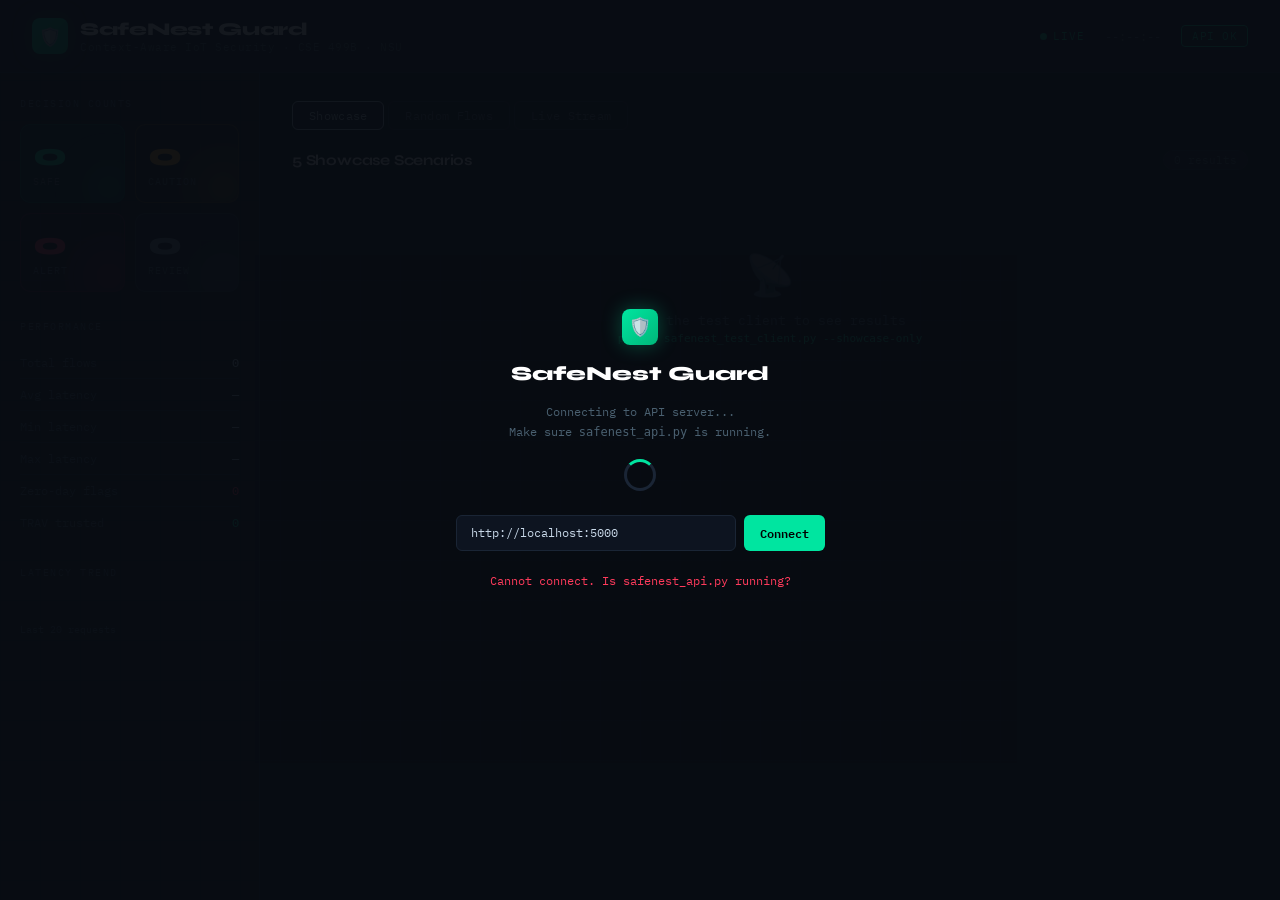
<file: codeB/safenest/safenest_dashboard.html>
<!DOCTYPE html>
<html lang="en">
<head>
<meta charset="UTF-8">
<meta name="viewport" content="width=device-width, initial-scale=1.0">
<title>SafeNest Guard</title>
<link href="https://fonts.googleapis.com/css2?family=IBM+Plex+Mono:wght@400;500;600&family=Syne:wght@400;600;700;800&display=swap" rel="stylesheet">
<style>
  :root {
    --bg:       #080c12;
    --surface:  #0d1420;
    --border:   #1a2535;
    --safe:     #00e5a0;
    --caution:  #f5a623;
    --alert:    #ff3b5c;
    --review:   #7b8fa6;
    --text:     #c8d8e8;
    --dim:      #4a6070;
    --safe-bg:  rgba(0,229,160,.07);
    --caution-bg: rgba(245,166,35,.07);
    --alert-bg: rgba(255,59,92,.07);
    --review-bg:rgba(123,143,166,.07);
  }
  *, *::before, *::after { box-sizing: border-box; margin: 0; padding: 0; }
  html, body { height: 100%; background: var(--bg); color: var(--text);
    font-family: 'IBM Plex Mono', monospace; overflow-x: hidden; }

  /* ── GRID NOISE BACKGROUND ── */
  body::before {
    content: ''; position: fixed; inset: 0; pointer-events: none; z-index: 0;
    background-image:
      linear-gradient(rgba(0,229,160,.03) 1px, transparent 1px),
      linear-gradient(90deg, rgba(0,229,160,.03) 1px, transparent 1px);
    background-size: 40px 40px;
  }

  .shell { position: relative; z-index: 1; min-height: 100vh;
    display: flex; flex-direction: column; }

  /* ── HEADER ── */
  header {
    display: flex; align-items: center; justify-content: space-between;
    padding: 18px 32px; border-bottom: 1px solid var(--border);
    background: rgba(13,20,32,.95); backdrop-filter: blur(12px);
    position: sticky; top: 0; z-index: 100;
  }
  .logo { display: flex; align-items: center; gap: 12px; }
  .logo-icon {
    width: 36px; height: 36px; border-radius: 8px;
    background: linear-gradient(135deg, var(--safe), #00b87a);
    display: grid; place-items: center; font-size: 18px;
    box-shadow: 0 0 20px rgba(0,229,160,.3);
  }
  .logo h1 { font-family: 'Syne', sans-serif; font-size: 18px;
    font-weight: 800; letter-spacing: -.3px; color: #fff; }
  .logo span { font-size: 11px; color: var(--dim); display: block;
    font-family: 'IBM Plex Mono', monospace; letter-spacing: .5px; }
  .header-right { display: flex; align-items: center; gap: 20px; }
  .live-badge {
    display: flex; align-items: center; gap: 6px;
    font-size: 11px; color: var(--safe); letter-spacing: 1px;
    text-transform: uppercase;
  }
  .live-dot { width: 7px; height: 7px; border-radius: 50%;
    background: var(--safe); animation: pulse 1.5s infinite; }
  @keyframes pulse {
    0%,100% { opacity:1; box-shadow: 0 0 0 0 rgba(0,229,160,.4); }
    50% { opacity:.7; box-shadow: 0 0 0 6px rgba(0,229,160,0); }
  }
  #clock { font-size: 12px; color: var(--dim); font-variant-numeric: tabular-nums; }
  #api-status { font-size: 11px; padding: 3px 10px; border-radius: 4px;
    border: 1px solid; letter-spacing: .5px; text-transform: uppercase; }
  #api-status.ok  { color: var(--safe);   border-color: var(--safe);   background: var(--safe-bg); }
  #api-status.err { color: var(--alert);  border-color: var(--alert);  background: var(--alert-bg); }

  /* ── BODY LAYOUT ── */
  .body { display: flex; flex: 1; gap: 0; }
  .sidebar { width: 260px; flex-shrink: 0; border-right: 1px solid var(--border);
    padding: 24px 20px; display: flex; flex-direction: column; gap: 28px;
    background: rgba(13,20,32,.5); }
  .main { flex: 1; padding: 28px 32px; overflow-y: auto; }

  /* ── SIDEBAR COUNTERS ── */
  .sidebar-label { font-size: 10px; letter-spacing: 1.5px; text-transform: uppercase;
    color: var(--dim); margin-bottom: 14px; }
  .counter-grid { display: grid; grid-template-columns: 1fr 1fr; gap: 10px; }
  .counter-card {
    border-radius: 10px; padding: 14px 12px; border: 1px solid var(--border);
    background: var(--surface); position: relative; overflow: hidden;
    transition: transform .15s, border-color .15s;
    cursor: default;
  }
  .counter-card:hover { transform: translateY(-2px); }
  .counter-card.safe    { border-color: rgba(0,229,160,.25); background: var(--safe-bg); }
  .counter-card.caution { border-color: rgba(245,166,35,.25); background: var(--caution-bg); }
  .counter-card.alert   { border-color: rgba(255,59,92,.25);  background: var(--alert-bg); }
  .counter-card.review  { border-color: rgba(123,143,166,.25);background: var(--review-bg); }
  .counter-card .n {
    font-family: 'Syne', sans-serif; font-size: 32px; font-weight: 800;
    line-height: 1; margin-bottom: 4px;
  }
  .counter-card.safe    .n { color: var(--safe); }
  .counter-card.caution .n { color: var(--caution); }
  .counter-card.alert   .n { color: var(--alert); }
  .counter-card.review  .n { color: var(--review); }
  .counter-card .lbl { font-size: 10px; letter-spacing: 1px;
    text-transform: uppercase; color: var(--dim); }
  .counter-card .glow {
    position: absolute; right: -10px; bottom: -10px;
    width: 50px; height: 50px; border-radius: 50%; filter: blur(16px); opacity: .3;
  }
  .safe    .glow { background: var(--safe); }
  .caution .glow { background: var(--caution); }
  .alert   .glow { background: var(--alert); }
  .review  .glow { background: var(--review); }

  /* ── SIDEBAR STATS ── */
  .stat-row { display: flex; justify-content: space-between; align-items: center;
    padding: 8px 0; border-bottom: 1px solid var(--border); font-size: 12px; }
  .stat-row:last-child { border: none; }
  .stat-row .k { color: var(--dim); }
  .stat-row .v { color: var(--text); font-weight: 500; }

  /* ── MAIN AREA ── */
  .section-header {
    display: flex; align-items: center; justify-content: space-between;
    margin-bottom: 18px;
  }
  .section-title { font-family: 'Syne', sans-serif; font-size: 15px;
    font-weight: 700; color: #fff; letter-spacing: -.2px; }
  .section-count { font-size: 11px; color: var(--dim);
    background: var(--surface); border: 1px solid var(--border);
    padding: 2px 10px; border-radius: 20px; }

  /* ── RESULT CARD ── */
  .results-list { display: flex; flex-direction: column; gap: 10px; }
  .result-card {
    background: var(--surface); border: 1px solid var(--border);
    border-radius: 12px; padding: 16px 18px;
    border-left: 3px solid var(--border);
    animation: slideIn .3s ease both;
    transition: border-color .2s, background .2s;
    position: relative; overflow: hidden;
  }
  @keyframes slideIn {
    from { opacity: 0; transform: translateY(-8px); }
    to   { opacity: 1; transform: translateY(0); }
  }
  .result-card:hover { border-color: var(--dim); }
  .result-card.SAFE    { border-left-color: var(--safe);    background: var(--safe-bg); }
  .result-card.CAUTION { border-left-color: var(--caution); background: var(--caution-bg); }
  .result-card.ALERT   { border-left-color: var(--alert);   background: var(--alert-bg); }
  .result-card.REVIEW  { border-left-color: var(--review);  background: var(--review-bg); }

  .result-card.ALERT::before {
    content: ''; position: absolute; inset: 0; border-radius: 12px;
    background: linear-gradient(90deg, rgba(255,59,92,.04), transparent);
    pointer-events: none;
  }

  .card-top { display: flex; align-items: flex-start; justify-content: space-between;
    gap: 12px; margin-bottom: 10px; }
  .card-left { display: flex; align-items: center; gap: 10px; flex: 1; min-width: 0; }
  .decision-badge {
    display: flex; align-items: center; gap: 5px; padding: 3px 10px;
    border-radius: 5px; font-size: 11px; font-weight: 600;
    letter-spacing: .8px; text-transform: uppercase; white-space: nowrap;
    border: 1px solid currentColor;
  }
  .SAFE    .decision-badge { color: var(--safe);    background: rgba(0,229,160,.1); }
  .CAUTION .decision-badge { color: var(--caution); background: rgba(245,166,35,.1); }
  .ALERT   .decision-badge { color: var(--alert);   background: rgba(255,59,92,.1); }
  .REVIEW  .decision-badge { color: var(--review);  background: rgba(123,143,166,.1); }

  .device-info { min-width: 0; }
  .device-name { font-size: 13px; font-weight: 500; color: #fff;
    white-space: nowrap; overflow: hidden; text-overflow: ellipsis; }
  .device-type { font-size: 10px; color: var(--dim); letter-spacing: .5px;
    text-transform: uppercase; margin-top: 1px; }

  .card-right { display: flex; align-items: center; gap: 10px; flex-shrink: 0; }
  .severity-ring {
    position: relative; width: 42px; height: 42px;
  }
  .severity-ring svg { width: 42px; height: 42px; transform: rotate(-90deg); }
  .severity-ring .track { fill: none; stroke: var(--border); stroke-width: 3; }
  .severity-ring .fill  { fill: none; stroke-width: 3;
    stroke-linecap: round; transition: stroke-dashoffset .5s ease; }
  .SAFE    .fill { stroke: var(--safe); }
  .CAUTION .fill { stroke: var(--caution); }
  .ALERT   .fill { stroke: var(--alert); }
  .REVIEW  .fill { stroke: var(--review); }
  .severity-pct { position: absolute; inset: 0; display: grid; place-items: center;
    font-size: 10px; font-weight: 600; }

  .timestamp { font-size: 10px; color: var(--dim); white-space: nowrap; }

  /* ── ALERT MESSAGE ── */
  .card-message { margin-bottom: 10px; }
  .msg-en { font-size: 12px; color: var(--text); line-height: 1.5; margin-bottom: 3px; }
  .msg-bn { font-size: 13px; color: var(--text); opacity: .8; line-height: 1.6; }

  /* ── SCORE BAR ROW ── */
  .scores-row {
    display: flex; gap: 6px; flex-wrap: wrap; margin-top: 4px;
  }
  .score-chip {
    display: flex; align-items: center; gap: 4px;
    background: rgba(255,255,255,.04); border: 1px solid var(--border);
    border-radius: 4px; padding: 2px 7px; font-size: 10px;
  }
  .score-chip .sk { color: var(--dim); }
  .score-chip .sv { color: var(--text); font-weight: 500; }
  .score-chip.hi-safe    .sv { color: var(--safe); }
  .score-chip.hi-alert   .sv { color: var(--alert); }
  .score-chip.hi-caution .sv { color: var(--caution); }

  .meta-row { display: flex; gap: 14px; margin-top: 8px; flex-wrap: wrap; }
  .meta-chip { font-size: 10px; color: var(--dim); display: flex;
    align-items: center; gap: 3px; }
  .meta-chip .dot { width: 5px; height: 5px; border-radius: 50%;
    background: currentColor; display: inline-block; }
  .meta-chip.zd   { color: var(--alert); }
  .meta-chip.tt   { color: var(--safe); }
  .meta-chip.lat  { color: var(--dim); }

  /* ── SCENARIO SECTION HEADER ── */
  .scenario-header {
    display: flex; align-items: center; gap: 10px;
    padding: 10px 14px; border-radius: 8px;
    background: rgba(255,255,255,.03);
    border: 1px solid var(--border);
    margin-bottom: 8px; margin-top: 20px;
    font-size: 12px;
  }
  .scenario-header:first-child { margin-top: 0; }
  .scenario-num { font-family: 'Syne', sans-serif; font-size: 11px;
    font-weight: 800; color: var(--dim); width: 20px; }
  .scenario-desc { flex: 1; color: var(--text); font-size: 12px; }
  .scenario-expect { font-size: 10px; color: var(--dim); }
  .pass-badge { font-size: 10px; padding: 2px 8px; border-radius: 4px;
    font-weight: 600; letter-spacing: .5px; }
  .pass-badge.pass { background: rgba(0,229,160,.15); color: var(--safe); }
  .pass-badge.note { background: rgba(245,166,35,.15); color: var(--caution); }

  /* ── RANDOM SECTION ── */
  .random-table { width: 100%; border-collapse: collapse; font-size: 11px; margin-top: 8px; }
  .random-table th { text-align: left; padding: 8px 10px; color: var(--dim);
    font-size: 10px; letter-spacing: 1px; text-transform: uppercase;
    border-bottom: 1px solid var(--border); font-weight: 400; }
  .random-table td { padding: 7px 10px; border-bottom: 1px solid rgba(26,37,53,.5);
    vertical-align: middle; }
  .random-table tr:last-child td { border-bottom: none; }
  .random-table tr { animation: slideIn .2s ease both; }
  .random-table tr:hover td { background: rgba(255,255,255,.02); }
  .tbl-badge { display: inline-flex; align-items: center; gap: 4px;
    padding: 2px 8px; border-radius: 4px; font-size: 10px;
    font-weight: 600; letter-spacing: .5px; text-transform: uppercase; }
  .tbl-SAFE    { color: var(--safe);    background: rgba(0,229,160,.1); }
  .tbl-CAUTION { color: var(--caution); background: rgba(245,166,35,.1); }
  .tbl-ALERT   { color: var(--alert);   background: rgba(255,59,92,.1); }
  .tbl-REVIEW  { color: var(--review);  background: rgba(123,143,166,.1); }
  .tbl-src-attack { color: var(--alert); }
  .tbl-src-benign { color: var(--safe); }

  /* ── LATENCY SPARKLINE ── */
  .latency-bar {
    display: flex; gap: 2px; align-items: flex-end; height: 24px;
  }
  .lat-bar { width: 6px; border-radius: 2px 2px 0 0;
    background: var(--safe); opacity: .7; transition: height .3s; }

  /* ── EMPTY STATE ── */
  .empty { text-align: center; padding: 60px 20px; color: var(--dim); }
  .empty .icon { font-size: 40px; margin-bottom: 12px; opacity: .4; }
  .empty p { font-size: 13px; }

  /* ── SCROLLBAR ── */
  ::-webkit-scrollbar { width: 6px; }
  ::-webkit-scrollbar-track { background: transparent; }
  ::-webkit-scrollbar-thumb { background: var(--border); border-radius: 3px; }

  /* ── TAB NAV ── */
  .tab-nav { display: flex; gap: 4px; margin-bottom: 20px; }
  .tab-btn { padding: 6px 16px; border-radius: 6px; font-size: 12px;
    border: 1px solid var(--border); background: none; color: var(--dim);
    cursor: pointer; font-family: 'IBM Plex Mono', monospace;
    transition: all .15s; letter-spacing: .3px; }
  .tab-btn.active { background: var(--surface); color: var(--text);
    border-color: var(--text); }
  .tab-btn:hover:not(.active) { color: var(--text); border-color: var(--dim); }
  .tab-content { display: none; }
  .tab-content.active { display: block; }

  /* ── CONNECTION OVERLAY ── */
  #connect-overlay {
    position: fixed; inset: 0; background: rgba(8,12,18,.95);
    display: flex; flex-direction: column; align-items: center;
    justify-content: center; z-index: 200; gap: 16px;
  }
  #connect-overlay h2 { font-family: 'Syne',sans-serif; font-size: 20px;
    font-weight: 800; color: #fff; }
  #connect-overlay p { font-size: 12px; color: var(--dim); max-width: 340px;
    text-align: center; line-height: 1.7; }
  .spinner { width: 32px; height: 32px; border: 3px solid var(--border);
    border-top-color: var(--safe); border-radius: 50%;
    animation: spin .8s linear infinite; }
  @keyframes spin { to { transform: rotate(360deg); } }
  .url-input-row { display: flex; gap: 8px; margin-top: 8px; }
  .url-input { background: var(--surface); border: 1px solid var(--border);
    color: var(--text); padding: 8px 14px; border-radius: 6px;
    font-family: 'IBM Plex Mono', monospace; font-size: 12px;
    width: 280px; outline: none; }
  .url-input:focus { border-color: var(--safe); }
  .url-btn { background: var(--safe); color: #000; border: none;
    padding: 8px 16px; border-radius: 6px; font-family: 'IBM Plex Mono',monospace;
    font-size: 12px; font-weight: 600; cursor: pointer; }
</style>
</head>
<body>

<div id="connect-overlay">
  <div class="logo-icon">🛡️</div>
  <h2>SafeNest Guard</h2>
  <p>Connecting to API server...<br>Make sure <code>safenest_api.py</code> is running.</p>
  <div class="spinner"></div>
  <div class="url-input-row">
    <input class="url-input" id="api-url-input" value="http://localhost:5000" placeholder="http://localhost:5000">
    <button class="url-btn" onclick="tryConnect()">Connect</button>
  </div>
  <p id="connect-error" style="color:var(--alert);display:none;margin-top:4px;"></p>
</div>

<div class="shell">
  <header>
    <div class="logo">
      <div class="logo-icon">🛡️</div>
      <div>
        <h1>SafeNest Guard</h1>
        <span>Context-Aware IoT Security · CSE 499B · NSU</span>
      </div>
    </div>
    <div class="header-right">
      <div class="live-badge"><div class="live-dot"></div>LIVE</div>
      <div id="clock">--:--:--</div>
      <div id="api-status" class="ok">API OK</div>
    </div>
  </header>

  <div class="body">
    <!-- SIDEBAR -->
    <aside class="sidebar">
      <div>
        <div class="sidebar-label">Decision Counts</div>
        <div class="counter-grid">
          <div class="counter-card safe">
            <div class="n" id="cnt-safe">0</div>
            <div class="lbl">Safe</div>
            <div class="glow"></div>
          </div>
          <div class="counter-card caution">
            <div class="n" id="cnt-caution">0</div>
            <div class="lbl">Caution</div>
            <div class="glow"></div>
          </div>
          <div class="counter-card alert">
            <div class="n" id="cnt-alert">0</div>
            <div class="lbl">Alert</div>
            <div class="glow"></div>
          </div>
          <div class="counter-card review">
            <div class="n" id="cnt-review">0</div>
            <div class="lbl">Review</div>
            <div class="glow"></div>
          </div>
        </div>
      </div>

      <div>
        <div class="sidebar-label">Performance</div>
        <div class="stat-row"><span class="k">Total flows</span><span class="v" id="stat-total">0</span></div>
        <div class="stat-row"><span class="k">Avg latency</span><span class="v" id="stat-avg">—</span></div>
        <div class="stat-row"><span class="k">Min latency</span><span class="v" id="stat-min">—</span></div>
        <div class="stat-row"><span class="k">Max latency</span><span class="v" id="stat-max">—</span></div>
        <div class="stat-row"><span class="k">Zero-day flags</span><span class="v" id="stat-zd" style="color:var(--alert)">0</span></div>
        <div class="stat-row"><span class="k">TRAV trusted</span><span class="v" id="stat-tt" style="color:var(--safe)">0</span></div>
      </div>

      <div>
        <div class="sidebar-label">Latency Trend</div>
        <div class="latency-bar" id="latency-sparkline"></div>
        <div style="font-size:10px;color:var(--dim);margin-top:6px;">Last 20 requests</div>
      </div>
    </aside>

    <!-- MAIN -->
    <main class="main">
      <div class="tab-nav">
        <button class="tab-btn active" onclick="switchTab('showcase')">Showcase</button>
        <button class="tab-btn" onclick="switchTab('random')">Random Flows</button>
        <button class="tab-btn" onclick="switchTab('stream')">Live Stream</button>
      </div>

      <!-- SHOWCASE TAB -->
      <div id="tab-showcase" class="tab-content active">
        <div class="section-header">
          <span class="section-title">5 Showcase Scenarios</span>
          <span class="section-count" id="showcase-count">0 results</span>
        </div>
        <div id="showcase-list">
          <div class="empty"><div class="icon">📡</div>
            <p>Run the test client to see results<br>
            <code style="font-size:11px;color:var(--safe)">python safenest_test_client.py --showcase-only</code></p>
          </div>
        </div>
      </div>

      <!-- RANDOM TAB -->
      <div id="tab-random" class="tab-content">
        <div class="section-header">
          <span class="section-title">Random Flow Sampling</span>
          <span class="section-count" id="random-count">0 flows</span>
        </div>
        <div id="random-area">
          <div class="empty"><div class="icon">🎲</div>
            <p>Run the test client to see random flow results<br>
            <code style="font-size:11px;color:var(--safe)">python safenest_test_client.py --random 20</code></p>
          </div>
        </div>
      </div>

      <!-- LIVE STREAM TAB -->
      <div id="tab-stream" class="tab-content">
        <div class="section-header">
          <span class="section-title">Live Prediction Stream</span>
          <span class="section-count" id="stream-count">0 events</span>
        </div>
        <div id="stream-list" class="results-list">
          <div class="empty"><div class="icon">📶</div>
            <p>Predictions appear here in real-time as requests arrive</p>
          </div>
        </div>
      </div>
    </main>
  </div>
</div>

<script>
let API = 'http://localhost:5000';
let stats = { total:0, safe:0, caution:0, alert:0, review:0,
               latencies:[], zeroDays:0, travTrusted:0 };
let showcaseResults = [];
let randomResults   = [];
let streamResults   = [];
let connected = false;

// ── ICONS ─────────────────────────────────────────────────────────────────
const ICONS = { SAFE:'✅', CAUTION:'⚠️', ALERT:'🚨', REVIEW:'🔍' };

// ── CLOCK ─────────────────────────────────────────────────────────────────
setInterval(() => {
  document.getElementById('clock').textContent =
    new Date().toLocaleTimeString('en-GB');
}, 1000);

// ── TAB SWITCHING ─────────────────────────────────────────────────────────
function switchTab(name) {
  document.querySelectorAll('.tab-btn').forEach((b,i) => {
    b.classList.toggle('active', b.textContent.toLowerCase().startsWith(name));
  });
  document.querySelectorAll('.tab-content').forEach(t => t.classList.remove('active'));
  document.getElementById('tab-' + name).classList.add('active');
}

// ── CONNECTION ────────────────────────────────────────────────────────────
async function tryConnect() {
  const input = document.getElementById('api-url-input').value.trim();
  API = input.replace(/\/$/, '');
  document.getElementById('connect-error').style.display = 'none';
  try {
    const r = await fetch(API + '/health', {signal: AbortSignal.timeout(4000)});
    const d = await r.json();
    if (d.status === 'ok' || d.status === 'loading') {
      connected = true;
      document.getElementById('connect-overlay').style.display = 'none';
      document.getElementById('api-status').textContent = 'API OK';
      document.getElementById('api-status').className = 'ok';
      startPolling();
    }
  } catch(e) {
    document.getElementById('connect-error').textContent =
      'Cannot connect. Is safenest_api.py running?';
    document.getElementById('connect-error').style.display = 'block';
  }
}

// Auto-try on load
window.addEventListener('load', () => {
  setTimeout(tryConnect, 800);
});

// ── POLLING — fetch /dashboard_data every 2s ──────────────────────────────
function startPolling() {
  poll();
  setInterval(poll, 2000);
}

async function poll() {
  try {
    const r = await fetch(API + '/dashboard_data',
      {signal: AbortSignal.timeout(3000)});
    const d = await r.json();
    updateDashboard(d);
    document.getElementById('api-status').textContent = 'API OK';
    document.getElementById('api-status').className = 'ok';
  } catch(e) {
    document.getElementById('api-status').textContent = 'OFFLINE';
    document.getElementById('api-status').className = 'err';
  }
}

// ── UPDATE DASHBOARD ──────────────────────────────────────────────────────
function updateDashboard(data) {
  // Sidebar counters
  const c = data.counts || {};
  document.getElementById('cnt-safe').textContent    = c.SAFE    || 0;
  document.getElementById('cnt-caution').textContent = c.CAUTION || 0;
  document.getElementById('cnt-alert').textContent   = c.ALERT   || 0;
  document.getElementById('cnt-review').textContent  = c.REVIEW  || 0;

  // Stats
  const s = data.stats || {};
  document.getElementById('stat-total').textContent =
    s.total || 0;
  document.getElementById('stat-avg').textContent =
    s.avg_latency ? s.avg_latency.toFixed(1) + 'ms' : '—';
  document.getElementById('stat-min').textContent =
    s.min_latency ? s.min_latency.toFixed(1) + 'ms' : '—';
  document.getElementById('stat-max').textContent =
    s.max_latency ? s.max_latency.toFixed(1) + 'ms' : '—';
  document.getElementById('stat-zd').textContent = s.zero_days  || 0;
  document.getElementById('stat-tt').textContent = s.trav_trusted|| 0;

  // Sparkline
  renderSparkline(data.recent_latencies || []);

  // Results
  if ((data.showcase || []).length > 0) renderShowcase(data.showcase);
  if ((data.random   || []).length > 0) renderRandom(data.random);
  if ((data.stream   || []).length > 0) renderStream(data.stream);
}

// ── SPARKLINE ─────────────────────────────────────────────────────────────
function renderSparkline(lats) {
  const el = document.getElementById('latency-sparkline');
  if (!lats.length) return;
  const mx = Math.max(...lats);
  el.innerHTML = lats.slice(-20).map(l => {
    const h = Math.max(4, Math.round((l / (mx||1)) * 24));
    const color = l < 150 ? 'var(--safe)' : l < 200 ? 'var(--caution)' : 'var(--alert)';
    return `<div class="lat-bar" style="height:${h}px;background:${color}"></div>`;
  }).join('');
}

// ── SCORE CHIP ────────────────────────────────────────────────────────────
function scoreChip(key, val, dec) {
  const v = parseFloat(val);
  let cls = '';
  if (key === 'trav' && v >= 0.68) cls = 'hi-safe';
  else if (key === 'fused' && v >= 0.78) cls = 'hi-alert';
  else if (key === 'fused' && v >= 0.45) cls = 'hi-caution';
  else if ((key === 'rf'||key==='xgb'||key==='zd') && v >= 0.7) cls = 'hi-alert';
  return `<div class="score-chip ${cls}">
    <span class="sk">${key}</span>
    <span class="sv">${v.toFixed(3)}</span>
  </div>`;
}

// ── SEVERITY RING ─────────────────────────────────────────────────────────
function severityRing(sev, dec) {
  const r = 17, circ = 2 * Math.PI * r;
  const fill = circ * (1 - sev);
  const pct  = Math.round(sev * 100);
  return `<div class="severity-ring">
    <svg viewBox="0 0 42 42">
      <circle class="track" cx="21" cy="21" r="${r}"/>
      <circle class="fill"  cx="21" cy="21" r="${r}"
        stroke-dasharray="${circ}" stroke-dashoffset="${fill}"/>
    </svg>
    <div class="severity-pct">${pct}%</div>
  </div>`;
}

// ── RESULT CARD HTML ──────────────────────────────────────────────────────
function resultCardHTML(r, label) {
  const dec = r.decision || 'REVIEW';
  const sev = r.severity || 0;
  const sc  = r.scores   || {};
  const m   = r.meta     || {};
  const ts  = r.timestamp
    ? new Date(r.timestamp * 1000).toLocaleTimeString('en-GB')
    : '';

  const scChips = Object.entries(sc)
    .map(([k,v]) => scoreChip(k, v, dec)).join('');

  const metaChips = [
    m.is_zero_day  ? `<span class="meta-chip zd"><span class="dot"></span>zero-day</span>` : '',
    m.trav_trusted ? `<span class="meta-chip tt"><span class="dot"></span>TRAV trusted</span>` : '',
    m.latency_ms   ? `<span class="meta-chip lat">⏱ ${m.latency_ms}ms</span>` : '',
    m.conflict     ? `<span class="meta-chip">conflict ${parseFloat(m.conflict).toFixed(3)}</span>` : '',
  ].filter(Boolean).join('');

  const labelHTML = label
    ? `<span class="device-type">${label}</span>` : '';

  return `<div class="result-card ${dec}">
    <div class="card-top">
      <div class="card-left">
        <div class="decision-badge">${ICONS[dec]||''} ${dec}</div>
        <div class="device-info">
          <div class="device-name">${r.device_id || '—'}</div>
          ${labelHTML}
        </div>
      </div>
      <div class="card-right">
        ${severityRing(sev, dec)}
        ${ts ? `<div class="timestamp">${ts}</div>` : ''}
      </div>
    </div>
    <div class="card-message">
      <div class="msg-en">${r.alert_en || r.reason || ''}</div>
      ${r.alert_bn ? `<div class="msg-bn">${r.alert_bn}</div>` : ''}
    </div>
    <div class="scores-row">${scChips}</div>
    ${metaChips ? `<div class="meta-row">${metaChips}</div>` : ''}
  </div>`;
}

// ── SHOWCASE ──────────────────────────────────────────────────────────────
const SCENARIO_LABELS = [
  { n:'1', desc:'Normal home camera — BD 9am',       expect:'SAFE' },
  { n:'2', desc:'Owner from Australia — 10pm',       expect:'SAFE' },
  { n:'3', desc:'Hacker from Australia — 3am',       expect:'ALERT' },
  { n:'4', desc:'New IoT device joins network',      expect:'CAUTION' },
  { n:'5', desc:'DDoS / zero-day attack — CN',       expect:'ALERT' },
];

function renderShowcase(results) {
  const el = document.getElementById('showcase-list');
  document.getElementById('showcase-count').textContent =
    `${results.length} result${results.length !== 1 ? 's' : ''}`;
  el.innerHTML = results.map((r, i) => {
    const sc  = SCENARIO_LABELS[i] || { n: i+1, desc: `Scenario ${i+1}`, expect:'?' };
    const pass = r.decision === sc.expect;
    const passHTML = `<span class="pass-badge ${pass?'pass':'note'}">${pass?'✓ PASS':'△ NOTE'}</span>`;
    return `
      <div class="scenario-header">
        <span class="scenario-num">${sc.n}</span>
        <span class="scenario-desc">${sc.desc}</span>
        <span class="scenario-expect">expect: ${sc.expect}</span>
        ${passHTML}
      </div>
      ${resultCardHTML(r, `scenario ${sc.n}`)}
    `;
  }).join('');
}

// ── RANDOM TABLE ──────────────────────────────────────────────────────────
function renderRandom(results) {
  const el = document.getElementById('random-area');
  document.getElementById('random-count').textContent = `${results.length} flows`;
  const rows = results.map((r, i) => {
    const dec = r.decision || 'REVIEW';
    const sc  = r.scores   || {};
    const m   = r.meta     || {};
    const src = r._src || '—';
    const bw  = r._bw  ? `${r._bw}kbps` : '—';
    const ctry= r._country || '—';
    return `<tr>
      <td style="color:var(--dim)">${i+1}</td>
      <td><span class="tbl-badge tbl-${dec}">${ICONS[dec]||''} ${dec}</span></td>
      <td style="font-variant-numeric:tabular-nums">${(r.severity||0).toFixed(2)}</td>
      <td class="tbl-src-${src.toLowerCase()}">${src}</td>
      <td>${r.device_id || '—'}</td>
      <td>${ctry}</td>
      <td>${bw}</td>
      <td style="color:var(--dim)">${m.latency_ms ? m.latency_ms+'ms' : '—'}</td>
    </tr>`;
  }).join('');
  el.innerHTML = `<table class="random-table">
    <thead><tr>
      <th>#</th><th>Decision</th><th>Sev</th><th>Source</th>
      <th>Device</th><th>Country</th><th>BW</th><th>Latency</th>
    </tr></thead>
    <tbody>${rows}</tbody>
  </table>`;
}

// ── LIVE STREAM ───────────────────────────────────────────────────────────
let knownStreamIds = new Set();
function renderStream(results) {
  const el = document.getElementById('stream-list');
  const newItems = results.filter(r => !knownStreamIds.has(r._id));
  if (!newItems.length) return;
  newItems.forEach(r => knownStreamIds.add(r._id));
  document.getElementById('stream-count').textContent =
    `${results.length} event${results.length !== 1 ? 's' : ''}`;
  if (el.querySelector('.empty')) el.innerHTML = '';
  // Prepend new items
  newItems.reverse().forEach(r => {
    const div = document.createElement('div');
    div.innerHTML = resultCardHTML(r, r._label || '');
    el.insertBefore(div.firstElementChild, el.firstChild);
  });
  // Keep max 50
  while (el.children.length > 50) el.removeChild(el.lastChild);
}
</script>
</body>
</html>
</file>
